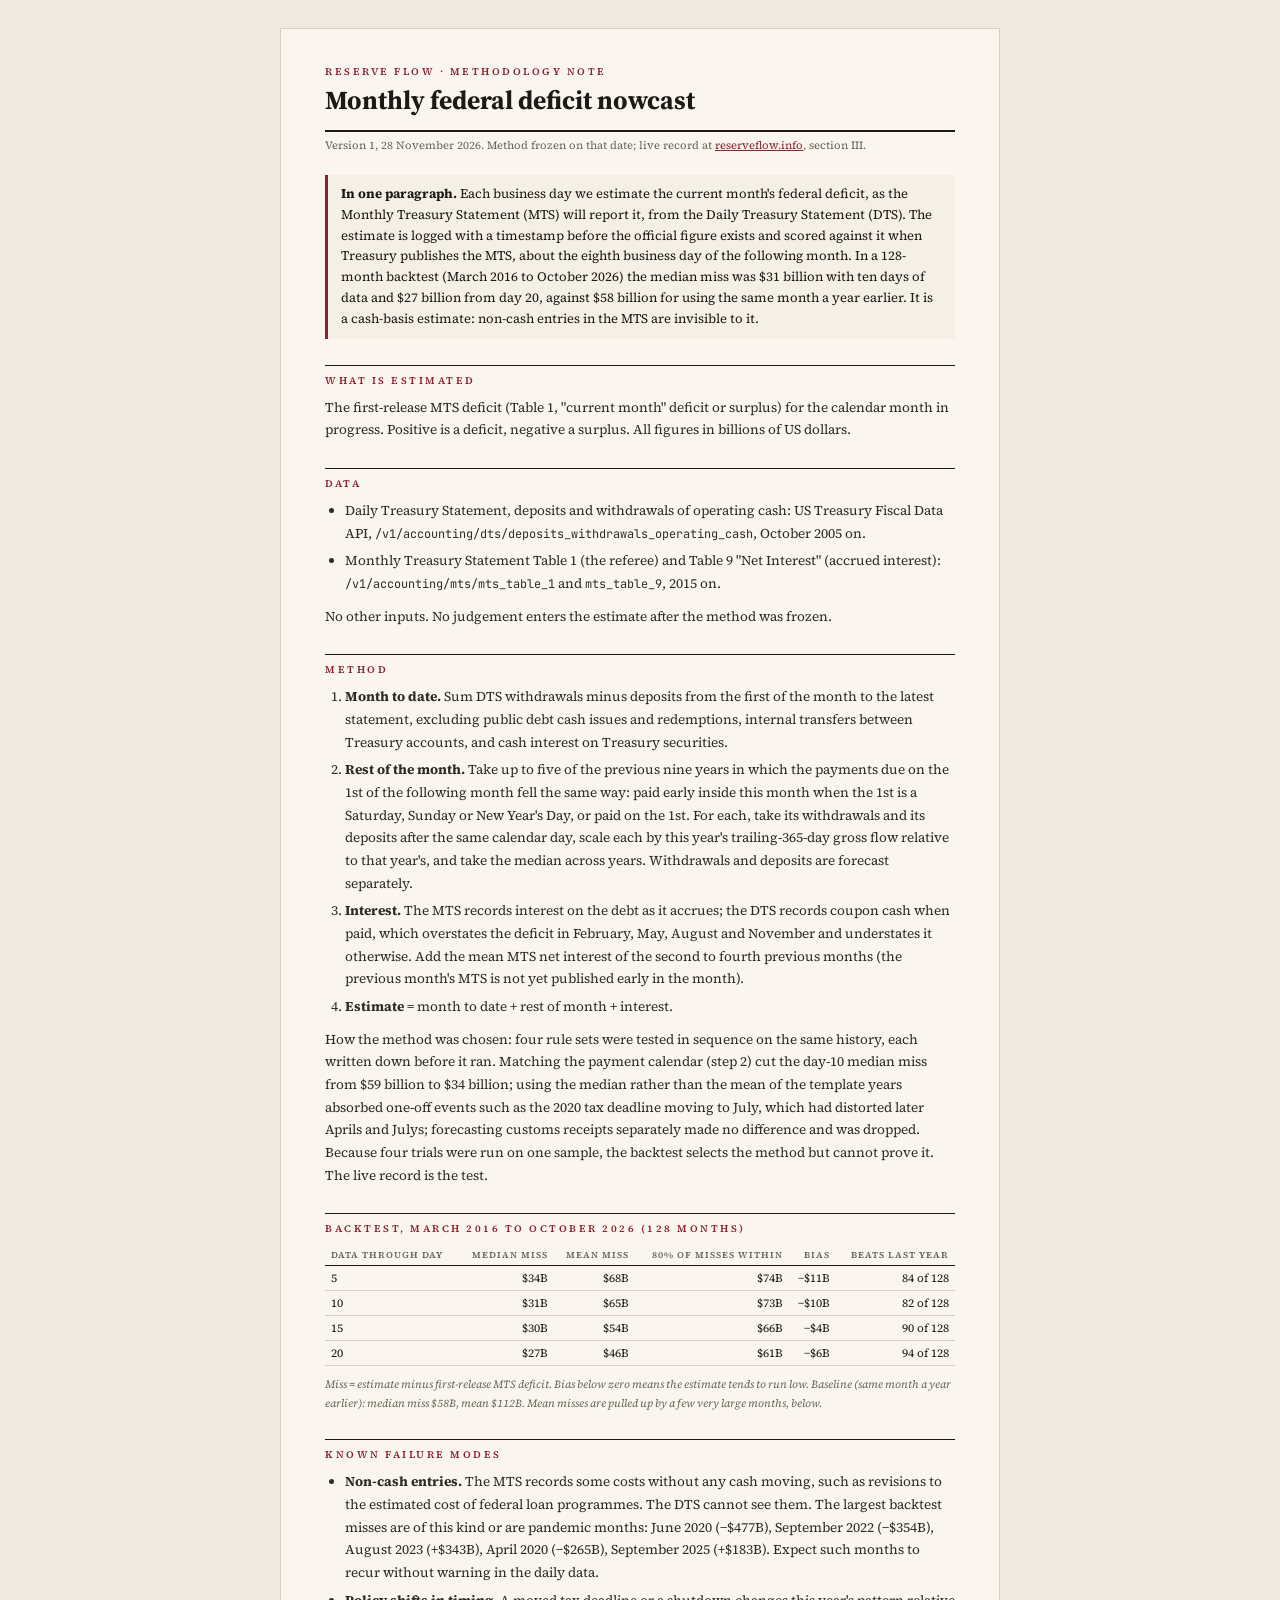
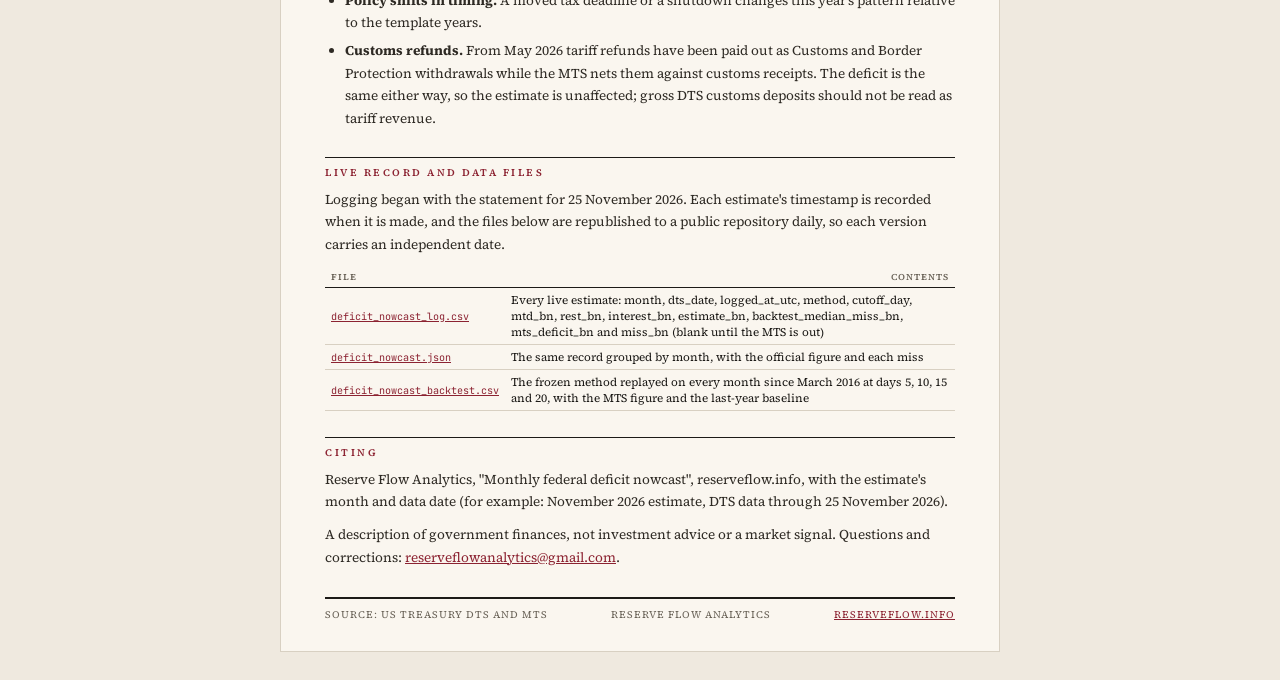
<file: deficit-nowcast-method.html>
<!DOCTYPE html>
<html lang="en">
<head>
<meta charset="utf-8">
<meta name="viewport" content="width=device-width, initial-scale=1">
<title>Deficit Nowcast Method</title>
<meta name="description" content="Method, backtest and data files for the Reserve Flow monthly federal deficit nowcast.">
<style>
@import url('https://fonts.googleapis.com/css2?family=Source+Serif+4:opsz,wght@8..60,400;8..60,600;8..60,700&family=JetBrains+Mono:wght@400;500&display=swap');
:root{--paper:#faf6ef;--panel:#f5f0e6;--hair:#d8d0c2;--ink:#1c1a17;--sec:#4a453d;--mut:#6b6459;--ox:#8c2332}
*{box-sizing:border-box;margin:0;padding:0}
body{background:#efe9df;font-family:'Source Serif 4',Georgia,serif;color:var(--ink);padding:28px 16px;
  -webkit-font-smoothing:antialiased}
.page{max-width:720px;margin:0 auto;background:var(--paper);border:1px solid var(--hair);padding:36px 44px 30px}
.mono,code{font-family:'JetBrains Mono',monospace;font-size:.88em}
.mast{border-bottom:2.5px solid var(--ink);padding-bottom:12px;margin-bottom:6px}
.mast .k{font-size:10px;letter-spacing:2.5px;text-transform:uppercase;color:var(--ox);font-weight:600}
.mast h1{font-size:26px;margin-top:4px}
.meta{font-size:11px;color:var(--mut);margin:6px 0 22px}
h2{font-size:10px;letter-spacing:2.5px;text-transform:uppercase;color:var(--ox);font-weight:600;
  border-top:1px solid var(--ink);padding-top:8px;margin:26px 0 10px}
p,li{font-size:13.5px;line-height:1.68;color:#2e2a24}
p{margin-bottom:10px}
ol,ul{margin:0 0 10px 20px}
li{margin-bottom:5px}
table{width:100%;border-collapse:collapse;font-size:11.5px;margin:6px 0 10px}
th{text-align:right;font-size:9px;letter-spacing:1px;text-transform:uppercase;color:var(--mut);
  border-bottom:1px solid var(--ink);padding:4px 6px;font-weight:600}
td{text-align:right;padding:4px 6px;border-bottom:1px solid var(--hair);font-variant-numeric:tabular-nums}
th:first-child,td:first-child{text-align:left}
.box{background:var(--panel);border-left:3px solid var(--ox);padding:9px 13px;margin:8px 0 12px;font-size:13px;line-height:1.6}
.cap{font-size:11px;font-style:italic;color:var(--mut)}
a{color:var(--ox)}
.foot{border-top:2.5px solid var(--ink);margin-top:28px;padding-top:9px;font-size:10px;color:var(--mut);
  letter-spacing:1px;text-transform:uppercase;display:flex;justify-content:space-between;flex-wrap:wrap;gap:6px}
@media(max-width:640px){.page{padding:24px 18px}.mast h1{font-size:22px}table{font-size:10.5px}}
@media print{body{background:#fff;padding:0}.page{border:none;max-width:none;padding:0 6mm}a{color:var(--ink)}}
</style>
</head>
<body>
<div class="page">
  <div class="mast">
    <div class="k">Reserve Flow &middot; Methodology note</div>
    <h1>Monthly federal deficit nowcast</h1>
  </div>
  <div class="meta">Version 1, 28 November 2026. Method frozen on that date; live record at
    <a href="https://reserveflow.info/">reserveflow.info</a>, section III.</div>

  <div class="box"><b>In one paragraph.</b> Each business day we estimate the current month's federal deficit,
    as the Monthly Treasury Statement (MTS) will report it, from the Daily Treasury Statement (DTS). The estimate
    is logged with a timestamp before the official figure exists and scored against it when Treasury publishes
    the MTS, about the eighth business day of the following month. In a 128-month backtest (March 2016 to
    October 2026) the median miss was $31 billion with ten days of data and $27 billion from day 20, against
    $58 billion for using the same month a year earlier. It is a cash-basis estimate: non-cash entries in the
    MTS are invisible to it.</div>

  <h2>What is estimated</h2>
  <p>The first-release MTS deficit (Table 1, "current month" deficit or surplus) for the calendar month in
    progress. Positive is a deficit, negative a surplus. All figures in billions of US dollars.</p>

  <h2>Data</h2>
  <ul>
    <li>Daily Treasury Statement, deposits and withdrawals of operating cash: US Treasury Fiscal Data API,
      <code>/v1/accounting/dts/deposits_withdrawals_operating_cash</code>, October 2005 on.</li>
    <li>Monthly Treasury Statement Table 1 (the referee) and Table 9 "Net Interest" (accrued interest):
      <code>/v1/accounting/mts/mts_table_1</code> and <code>mts_table_9</code>, 2015 on.</li>
  </ul>
  <p>No other inputs. No judgement enters the estimate after the method was frozen.</p>

  <h2>Method</h2>
  <ol>
    <li><b>Month to date.</b> Sum DTS withdrawals minus deposits from the first of the month to the latest
      statement, excluding public debt cash issues and redemptions, internal transfers between Treasury
      accounts, and cash interest on Treasury securities.</li>
    <li><b>Rest of the month.</b> Take up to five of the previous nine years in which the payments due on the
      1st of the following month fell the same way: paid early inside this month when the 1st is a Saturday,
      Sunday or New Year's Day, or paid on the 1st. For each, take its withdrawals and its deposits after the
      same calendar day, scale each by this year's trailing-365-day gross flow relative to that year's, and take
      the median across years. Withdrawals and deposits are forecast separately.</li>
    <li><b>Interest.</b> The MTS records interest on the debt as it accrues; the DTS records coupon cash when
      paid, which overstates the deficit in February, May, August and November and understates it otherwise.
      Add the mean MTS net interest of the second to fourth previous months (the previous month's MTS is not
      yet published early in the month).</li>
    <li><b>Estimate</b> = month to date + rest of month + interest.</li>
  </ol>
  <p>How the method was chosen: four rule sets were tested in sequence on the same history, each written down
    before it ran. Matching the payment calendar (step 2) cut the day-10 median miss from $59 billion to
    $34 billion; using the median rather than the mean of the template years absorbed one-off events such as
    the 2020 tax deadline moving to July, which had distorted later Aprils and Julys; forecasting customs
    receipts separately made no difference and was dropped. Because four trials were run on one sample, the
    backtest selects the method but cannot prove it. The live record is the test.</p>

  <h2>Backtest, March 2016 to October 2026 (128 months)</h2>
  <table>
    <thead><tr><th>Data through day</th><th>Median miss</th><th>Mean miss</th><th>80% of misses within</th>
      <th>Bias</th><th>Beats last year</th></tr></thead>
    <tbody>
      <tr><td>5</td><td>$34B</td><td>$68B</td><td>$74B</td><td>&minus;$11B</td><td>84 of 128</td></tr>
      <tr><td>10</td><td>$31B</td><td>$65B</td><td>$73B</td><td>&minus;$10B</td><td>82 of 128</td></tr>
      <tr><td>15</td><td>$30B</td><td>$54B</td><td>$66B</td><td>&minus;$4B</td><td>90 of 128</td></tr>
      <tr><td>20</td><td>$27B</td><td>$46B</td><td>$61B</td><td>&minus;$6B</td><td>94 of 128</td></tr>
    </tbody>
  </table>
  <p class="cap">Miss = estimate minus first-release MTS deficit. Bias below zero means the estimate tends to run
    low. Baseline (same month a year earlier): median miss $58B, mean $112B. Mean misses are pulled up by a
    few very large months, below.</p>

  <h2>Known failure modes</h2>
  <ul>
    <li><b>Non-cash entries.</b> The MTS records some costs without any cash moving, such as revisions to the
      estimated cost of federal loan programmes. The DTS cannot see them. The largest backtest misses are of
      this kind or are pandemic months: June 2020 (&minus;$477B), September 2022 (&minus;$354B), August 2023
      (+$343B), April 2020 (&minus;$265B), September 2025 (+$183B). Expect such months to recur
      without warning in the daily data.</li>
    <li><b>Policy shifts in timing.</b> A moved tax deadline or a shutdown changes this year's pattern relative
      to the template years.</li>
    <li><b>Customs refunds.</b> From May 2026 tariff refunds have been paid out as Customs and Border Protection
      withdrawals while the MTS nets them against customs receipts. The deficit is the same either way, so the
      estimate is unaffected; gross DTS customs deposits should not be read as tariff revenue.</li>
  </ul>

  <h2>Live record and data files</h2>
  <p>Logging began with the statement for 25 November 2026. Each estimate's timestamp is recorded when it is
    made, and the files below are republished to a public repository daily, so each version carries an
    independent date.</p>
  <table>
    <thead><tr><th>File</th><th>Contents</th></tr></thead>
    <tbody>
      <tr><td><a href="deficit_nowcast_log.csv"><code>deficit_nowcast_log.csv</code></a></td>
        <td style="text-align:left">Every live estimate: month, dts_date, logged_at_utc, method, cutoff_day, mtd_bn,
          rest_bn, interest_bn, estimate_bn, backtest_median_miss_bn, mts_deficit_bn and miss_bn (blank until the
          MTS is out)</td></tr>
      <tr><td><a href="deficit_nowcast.json"><code>deficit_nowcast.json</code></a></td>
        <td style="text-align:left">The same record grouped by month, with the official figure and each miss</td></tr>
      <tr><td><a href="deficit_nowcast_backtest.csv"><code>deficit_nowcast_backtest.csv</code></a></td>
        <td style="text-align:left">The frozen method replayed on every month since March 2016 at days 5, 10, 15
          and 20, with the MTS figure and the last-year baseline</td></tr>
    </tbody>
  </table>

  <h2>Citing</h2>
  <p>Reserve Flow Analytics, "Monthly federal deficit nowcast", reserveflow.info, with the estimate's month and
    data date (for example: November 2026 estimate, DTS data through 25 November 2026).</p>
  <p>A description of government finances, not investment advice or a market signal. Questions and corrections:
    <a href="mailto:reserveflowanalytics@gmail.com">reserveflowanalytics@gmail.com</a>.</p>

  <div class="foot"><span>Source: US Treasury DTS and MTS</span><span>Reserve Flow Analytics</span>
    <span><a href="https://reserveflow.info/">reserveflow.info</a></span></div>
</div>
</body>
</html>
</file>
